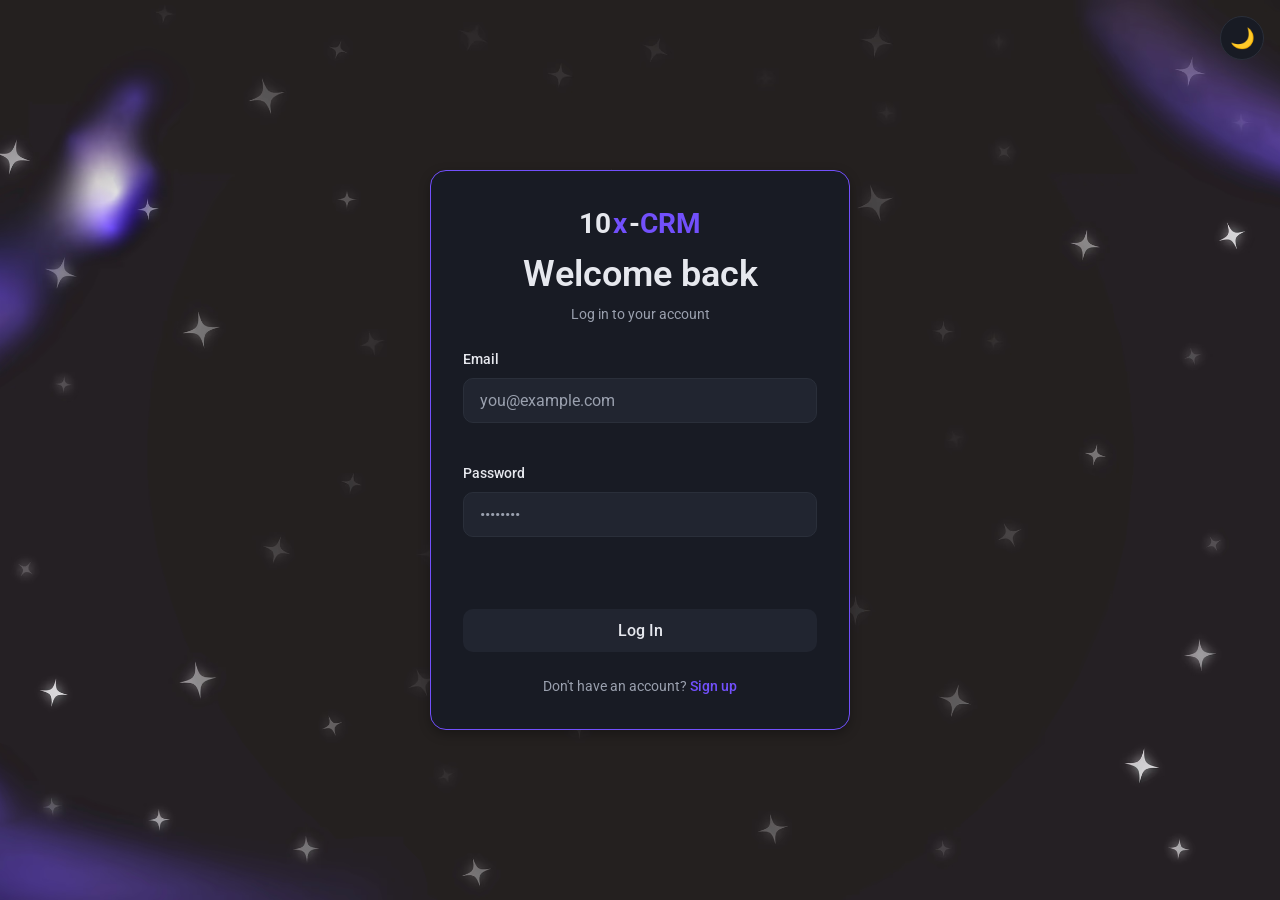
<file: index.html>
<!doctype html>
<html lang="en">
  <head>
    <meta charset="UTF-8" />
    <meta name="viewport" content="width=device-width, initial-scale=1.0" />
    <title>Log In · 10X CRM</title>
    <link rel="preconnect" href="https://fonts.googleapis.com" />
    <link rel="preconnect" href="https://fonts.gstatic.com" crossorigin />
    <link
      href="https://fonts.googleapis.com/css2?family=Press+Start+2P&family=Roboto:ital,wght@0,100..900;1,100..900&display=swap"
      rel="stylesheet"
    />
    <link rel="stylesheet" href="css/style.css" />
  </head>
  <body>
    <!-- Theme toggle,fixed top-right, appears on every page -->
    <button
      id="theme-toggle"
      class="theme-toggle theme-toggle--fixed"
      type="button"
      aria-label="Toggle dark and light theme"
    >
      🌙
    </button>



    <!--MAIN section starts here-->
    <main class="auth">
      <section class="auth-card">
        <!-- Brand -->
        <header class="auth-header">
          <a href="index.html" class="logo"
            >10<span class="logo__letter">x</span>-<span class="logo__accent">CRM</span></a
          >
          <h1 id="auth-title" class="auth-card__title">Welcome back</h1>
          <p class="auth-card__subtitle">Log in to your account</p>
        </header>

        <!-- novalidate = turn OFF browser's built-in validation so OUR JavaScript and exact error texts are in full control -->
        <form id="login-form" class="form" novalidate>
          <!-- Email field -->
          <div class="form__group">
            <label for="email" class="form__label">Email</label>
            <input
              type="email"
              id="email"
              name="email"
              class="form__input"
              placeholder="you@example.com"
              autocomplete="email"
              required
            />
            <p id="email-error" class="form__error" aria-live="polite"></p>
          </div>

          <!-- Password field -->
          <div class="form__group">
            <label for="password" class="form__label">Password</label>
            <input
              type="password"
              id="password"
              name="password"
              class="form__input"
              placeholder="••••••••"
              autocomplete="current-password"
              required
            />
            <p id="password-error" class="form__error" aria-live="polite"></p>
          </div>

          <!-- Generic pair error ("Invalid email or password") shows here -->
          <p
            id="form-error"
            class="form__error form__error--global"
            aria-live="polite"
          ></p>

          <button type="submit" class="btn btn--primary btn--block">
            Log In
          </button>
        </form>

        <!-- Switch to signup -->
        <p class="auth-card__switch">
          Don't have an account?
          <a href="signup.html" class="link">Sign up</a>
        </p>
      </section>
    </main>
    <!--MAIN section ends here-->

    <!-- Shared notification area, toasts appear here (built later) -->
    <div id="toast-container" class="toast-container" aria-live="polite"></div>
    <script type="module" src="js/login.js"></script>
  </body>
</html>
</file>
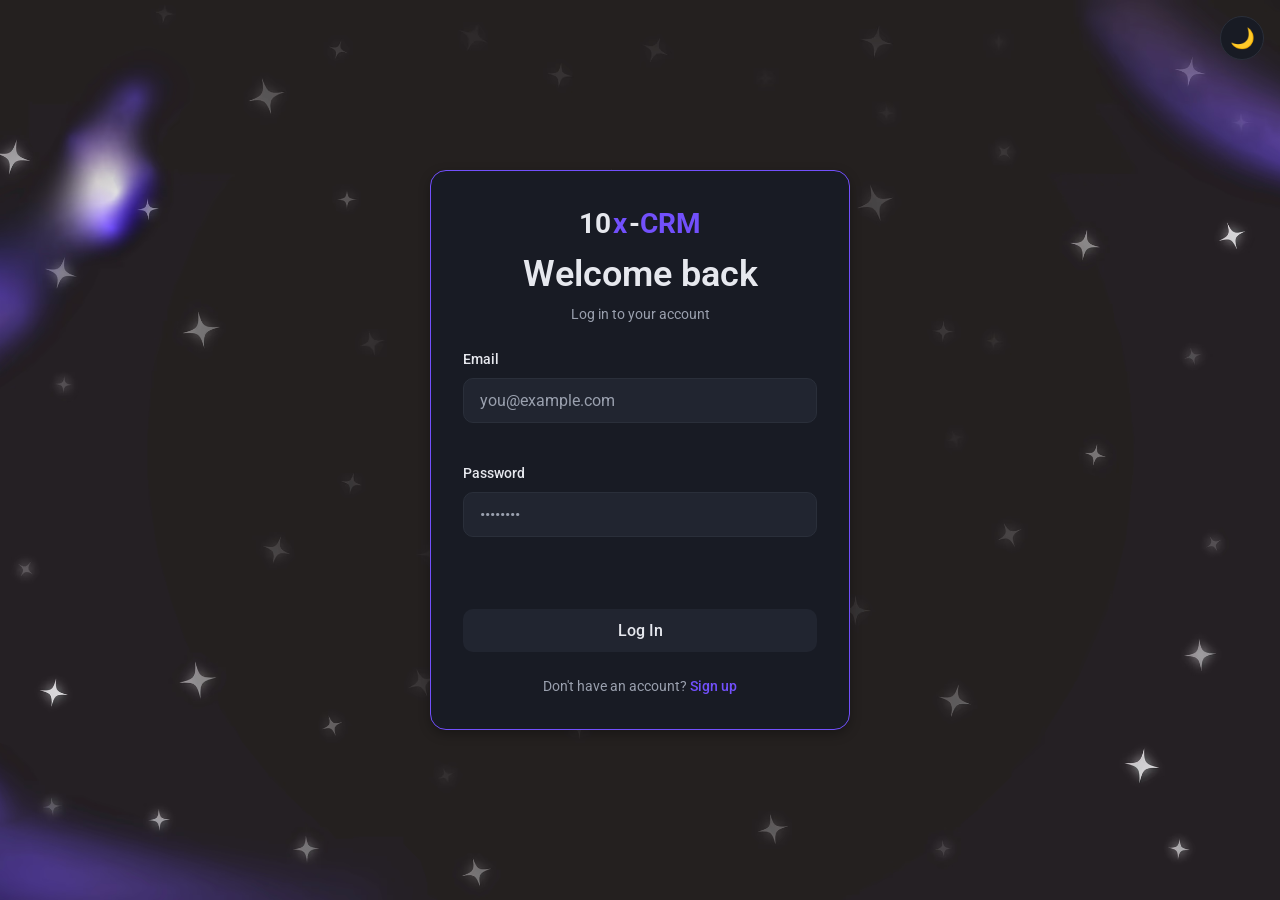
<file: clients.html>
<!DOCTYPE html>
<html lang="en">
<head>
  <meta charset="UTF-8" />
  <meta name="viewport" content="width=device-width, initial-scale=1.0" />
  <title>Clients · 10X CRM</title>
  <link rel="stylesheet" href="css/style.css" />
</head>
<body>
  <div class="app">
    <button id="menu-toggle" class="menu-toggle" type="button" aria-label="Open menu" aria-expanded="false">☰</button>
    <div id="sidebar-backdrop" class="sidebar-backdrop"></div>


    <!-- Shared sidebar (identical to dashboard) -->
    <aside class="sidebar">
      <a href="dashboard.html" class="logo">10<span class="logo__letter">x</span>-<span class="logo__accent">CRM</span></a>

      <nav class="nav" aria-label="Main navigation">
        <a href="dashboard.html" class="nav__link">Dashboard</a>
        <a href="clients.html" class="nav__link">Clients</a>
        <a href="profile.html" class="nav__link">Profile</a>
      </nav>

      <div class="sidebar__footer">
        <button id="theme-toggle" class="theme-toggle" type="button" aria-label="Toggle dark and light theme">🌙</button>
        <button id="logout-btn" class="btn btn--ghost" type="button">Log Out</button>
      </div>
    </aside>

    <main class="app__main">

      <!-- Page header -->
      <header class="page__header">
        <h1 class="page__title">Clients</h1>
        <button id="add-client-btn" class="btn btn--primary" type="button">+ Add Client</button>
      </header>

      <!-- Toolbar: search + filter chips + sort   -->
      <section class="toolbar" aria-label="Client filters">
        <input
          type="search"
          id="search-input"
          class="form__input toolbar__search"
          placeholder="Search by name or company..."
          aria-label="Search clients"
        />

        <div class="chips" role="group" aria-label="Filter by status">
          <button class="chip chip--active" type="button" data-status="All">All</button>
          <button class="chip" type="button" data-status="Lead">Lead</button>
          <button class="chip" type="button" data-status="Contacted">Contacted</button>
          <button class="chip" type="button" data-status="Won">Won</button>
          <button class="chip" type="button" data-status="Lost">Lost</button>
        </div>

        <select id="sort-select" class="form__input toolbar__sort" aria-label="Sort clients">
          <option value="newest">Newest first</option>
          <option value="name">Name A→Z</option>
          <option value="deal">Deal value: high → low</option>
        </select>
      </section>

      <!-- Clients list!!!! JS renders the cards in here -->
      <section id="clients-list" class="clients" aria-live="polite">
        <p class="clients__message">Loading clients...</p>
      </section>

    </main>
  </div>

  <!-- =============CLIENT MODAL=============== -->
   <!--all inout attributes have name= name, name=email... not to write
   all time querySelector and catch by it but to write in JS 
   form.dealValue.value-->
  <div id="add-client-modal" class="modal" hidden>
    <div class="modal__backdrop" data-close-modal></div> <!--black transparent background-->

    <div class="modal__box" role="dialog" aria-modal="true" aria-labelledby="add-client-title">
      <header class="modal__header">
        <h2 id="add-client-title" class="modal__title">Add Client</h2>
        <button class="modal__close" type="button" data-close-modal aria-label="Close dialog">✕</button>
      </header>

      <form id="add-client-form" class="form" novalidate>

        <div class="form__group">
          <label for="client-name" class="form__label">Name</label>
          <input type="text" id="client-name" name="name" class="form__input"
                 placeholder="Emily Johnson" aria-describedby="client-name-error" required />
          <p id="client-name-error" class="form__error" aria-live="polite"></p>
        </div>

        <div class="form__group">
          <label for="client-email" class="form__label">Email</label>
          <input type="email" id="client-email" name="email" class="form__input"
                 placeholder="emily@company.com" aria-describedby="client-email-error" required />
          <p id="client-email-error" class="form__error" aria-live="polite"></p>
        </div>

        <div class="form__group">
          <label for="client-phone" class="form__label">Phone</label>
          <input type="tel" id="client-phone" name="phone" class="form__input"
                 placeholder="+995 555 123 456" aria-describedby="client-phone-error" />
          <p id="client-phone-error" class="form__error" aria-live="polite"></p>
        </div>

        <div class="form__group">
          <label for="client-company" class="form__label">Company</label>
          <input type="text" id="client-company" name="company" class="form__input"
                 placeholder="Company (optional)" />
        </div>

        <div class="form__group">
          <label for="client-deal" class="form__label">Deal Value ($)</label>
          <input type="number" id="client-deal" name="dealValue" class="form__input"
                 placeholder="5000" aria-describedby="client-deal-error" required />
          <p id="client-deal-error" class="form__error" aria-live="polite"></p>
        </div>

        <div class="form__group">
          <label for="client-status" class="form__label">Status</label>
          <select id="client-status" name="status" class="form__input">
            <option value="Lead" selected>Lead</option>
            <option value="Contacted">Contacted</option>
            <option value="Won">Won</option>
            <option value="Lost">Lost</option>
          </select>
        </div>

        <button type="submit" class="btn btn--primary btn--block">Add Client</button>
      </form>
    </div>
  </div>

  <!-- =================== Client details modal ==================== -->
<div id="details-modal" class="modal" hidden>
  <div class="modal__backdrop" data-close-modal></div>

  <div class="modal__box" role="dialog" aria-modal="true" aria-labelledby="details-title">
    <header class="modal__header">
      <h2 id="details-title" class="modal__title">Client Details</h2>
      <button class="modal__close" type="button" data-close-modal aria-label="Close dialog">✕</button>
    </header>

    <div class="details">
      <div class="details__head">
        <img id="details-avatar" class="details__avatar" src="" alt="" />
        <div>
          <p id="details-name" class="details__name"></p>
          <p id="details-company" class="details__company"></p>
        </div>
      </div>

      <dl class="details__list">
        <div><dt>Email</dt><dd id="details-email"></dd></div>
        <div><dt>Phone</dt><dd id="details-phone"></dd></div>
        <div><dt>Status</dt><dd id="details-status"></dd></div>
        <div><dt>Deal Value</dt><dd id="details-deal"></dd></div>
        <div><dt>Client since</dt><dd id="details-since"></dd></div>
      </dl>

      <section class="notes">
        <h3 class="notes__title">Notes</h3>
        <ul id="notes-list" class="notes__list"></ul>

        <form id="note-form" class="notes__form" novalidate>
          <input type="text" id="note-input" class="form__input" placeholder="Add a note..." />
          <button type="submit" class="btn btn--primary">Add note</button>
        </form>

        <button id="remind-btn" class="btn btn--ghost" type="button">Remind me in 1 min</button>
      </section>
    </div>
  </div>
</div>


  <div id="toast-container" class="toast-container" aria-live="polite"></div>
  <script type="module" src="js/clients.js"></script>
</body>
</html>
</file>
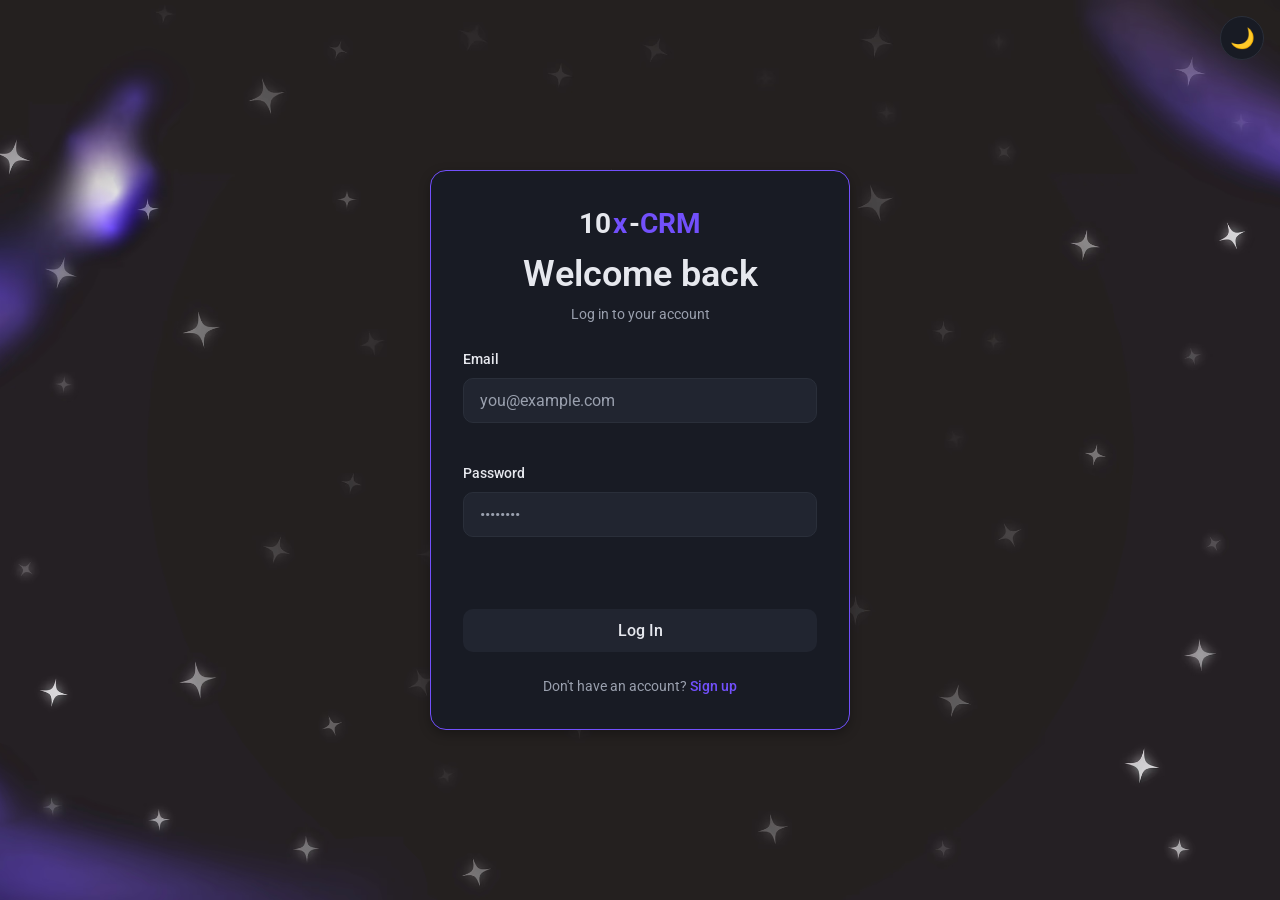
<file: dashboard.html>
<!DOCTYPE html>
<html lang="en">
<head>
  <meta charset="UTF-8" />
  <meta name="viewport" content="width=device-width, initial-scale=1.0" />
  <title>Dashboard · 10X CRM</title>
  <link rel="stylesheet" href="css/style.css" />
</head>
<body>
  <div class="app">
    <button id="menu-toggle" class="menu-toggle" type="button" aria-label="Open menu" aria-expanded="false">☰</button>
    <div id="sidebar-backdrop" class="sidebar-backdrop"></div>


    <aside class="sidebar">
      <a href="dashboard.html" class="logo">10<span class="logo__letter">x</span>-<span class="logo__accent">CRM</span></a>
      <nav class="nav" aria-label="Main navigation">
        <a href="dashboard.html" class="nav__link">Dashboard</a>
        <a href="clients.html" class="nav__link">Clients</a>
        <a href="profile.html" class="nav__link">Profile</a>
      </nav>
      <div class="sidebar__footer">
        <button id="theme-toggle" class="theme-toggle" type="button" aria-label="Toggle dark and light theme">🌙</button>
        <button id="logout-btn" class="btn btn--ghost" type="button">Log Out</button>
      </div>
    </aside>

    <main class="app__main">

      <!-- Greeting + live clock -->
      <header class="dashboard__header">
        <h1 class="page__title" id="greeting">Welcome back!</h1>
        <p class="dashboard__date" id="clock"></p>
      </header>

      <!-- 4 stat cards -->
      <section class="stats" aria-label="Key statistics">
        <article class="stat-card">
          <p class="stat-card__label">Total Clients</p>
          <p class="stat-card__value" id="stat-total">0</p>
        </article>
        <article class="stat-card">
          <p class="stat-card__label">Active Deals</p>
          <p class="stat-card__value" id="stat-active">0</p>
        </article>
        <article class="stat-card">
          <p class="stat-card__label">Won Revenue</p>
          <p class="stat-card__value" id="stat-revenue">$0</p>
        </article>
        <article class="stat-card">
          <p class="stat-card__label">New This Week</p>
          <p class="stat-card__value" id="stat-new">0</p>
        </article>
      </section>

      <!-- Pipeline overview -->
      <section class="panel" aria-label="Pipeline overview">
        <h2 class="panel__title">Pipeline Overview</h2>
        <div class="pipeline">
          <div class="pipeline__item"><span class="badge badge--lead">Lead</span><span class="pipeline__count" id="pipe-lead">0</span></div>
          <div class="pipeline__item"><span class="badge badge--contacted">Contacted</span><span class="pipeline__count" id="pipe-contacted">0</span></div>
          <div class="pipeline__item"><span class="badge badge--won">Won</span><span class="pipeline__count" id="pipe-won">0</span></div>
          <div class="pipeline__item"><span class="badge badge--lost">Lost</span><span class="pipeline__count" id="pipe-lost">0</span></div>
        </div>
      </section>

      <!-- Recent clients -->
      <section class="panel" aria-label="Recent clients">
        <div class="panel__head">
          <h2 class="panel__title">Recent Clients</h2>
          <a href="clients.html" class="link">View all clients →</a>
        </div>
        <ul id="recent-list" class="recent"></ul>
      </section>

    </main>
  </div>

  <div id="toast-container" class="toast-container" aria-live="polite"></div>
  <script type="module" src="js/dashboard.js"></script>
</body>
</html>
</file>
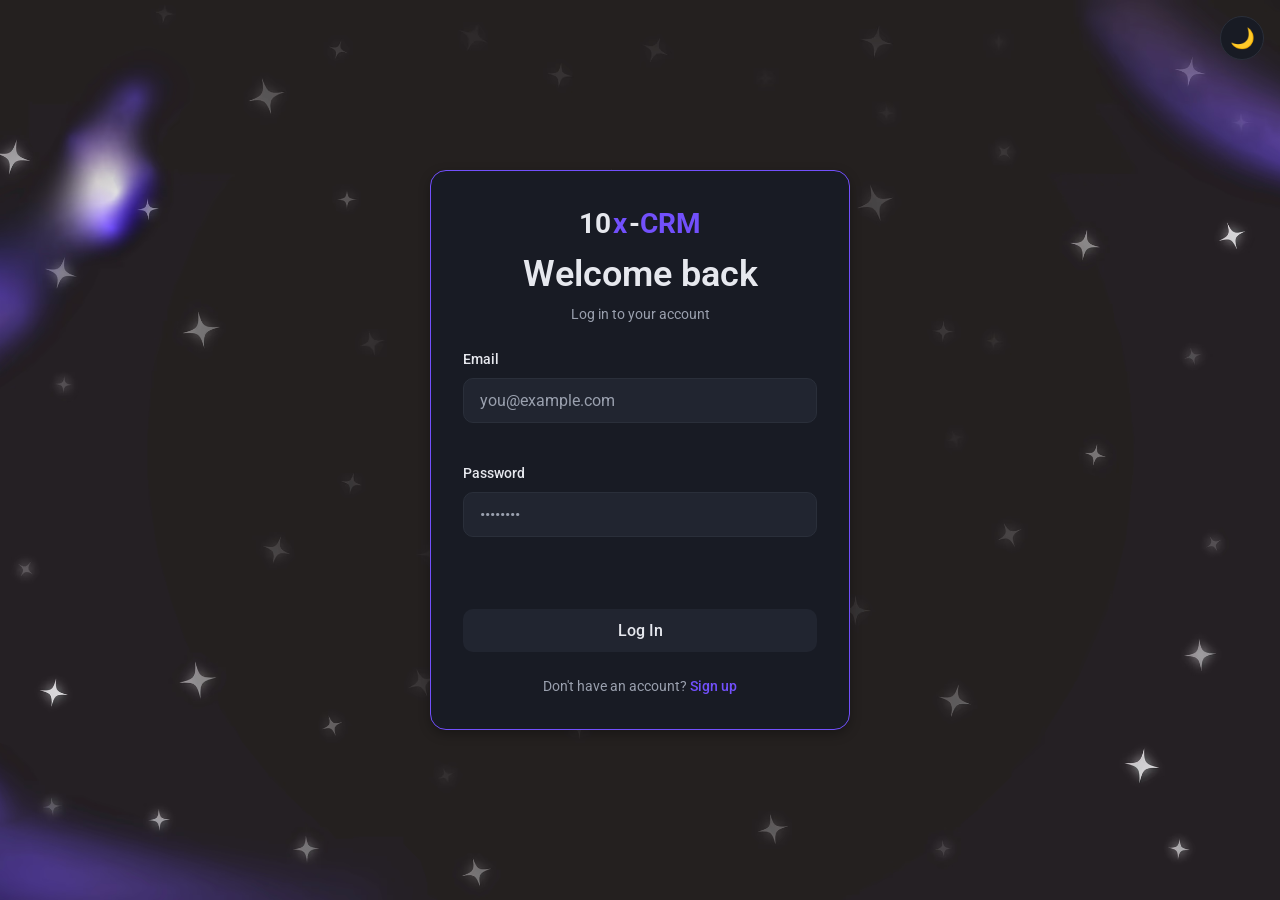
<file: profile.html>
<!DOCTYPE html>
<html lang="en">
<head>
  <meta charset="UTF-8" />
  <meta name="viewport" content="width=device-width, initial-scale=1.0" />
  <title>Profile · 10X CRM</title>
  <link rel="stylesheet" href="css/style.css" />
</head>
<body>
  <div class="app">
    <button id="menu-toggle" class="menu-toggle" type="button" aria-label="Open menu" aria-expanded="false">☰</button>
    <div id="sidebar-backdrop" class="sidebar-backdrop"></div>


    <aside class="sidebar">
      <a href="dashboard.html" class="logo">10<span class="logo__letter">x</span>-<span class="logo__accent">CRM</span></a>
      <nav class="nav" aria-label="Main navigation">
        <a href="dashboard.html" class="nav__link">Dashboard</a>
        <a href="clients.html" class="nav__link">Clients</a>
        <a href="profile.html" class="nav__link">Profile</a>
      </nav>
      <div class="sidebar__footer">
        <button id="theme-toggle" class="theme-toggle" type="button" aria-label="Toggle dark and light theme">🌙</button>
        <button id="logout-btn" class="btn btn--ghost" type="button">Log Out</button>
      </div>
    </aside>

    <main class="app__main profile-page">
      <div class="profile-layout">

        <div class="profile-content">
         <h1 class="page__title">Profile</h1>

      <!-- Info block -->
      <section class="panel profile__info">
        <div class="profile__avatar" id="profile-initials">--</div>
        <div>
          <p class="profile__name" id="profile-name"></p>
          <p class="profile__meta" id="profile-email"></p>
          <p class="profile__meta" id="profile-company"></p>
          <p class="profile__meta" id="profile-since"></p>
        </div>
      </section>

      <!-- Edit profile -->
      <section class="panel colored-panel">
        <h2 class="panel__title">Edit Profile</h2>
        <form id="profile-form" class="form" novalidate>
          <div class="form__group">
            <label for="edit-name" class="form__label">Full Name</label>
            <input type="text" id="edit-name" name="fullName" class="form__input" aria-describedby="edit-name-error" required />
            <p id="edit-name-error" class="form__error" aria-live="polite"></p>
          </div>
          <div class="form__group">
            <label for="edit-company" class="form__label">Company</label>
            <input type="text" id="edit-company" name="company" class="form__input" placeholder="Company (optional)" />
          </div>
          <button type="submit" class="btn btn--primary">Save Changes</button>
        </form>
      </section>

      <!-- Change password -->
      <section class="panel colored-ps">
        <h2 class="panel__title">Change Password</h2>
        <form id="password-form" class="form" novalidate>
          <div class="form__group">
            <label for="current-password" class="form__label">Current Password</label>
            <input type="password" id="current-password" name="currentPassword" class="form__input" autocomplete="current-password" aria-describedby="current-password-error" required />
            <p id="current-password-error" class="form__error" aria-live="polite"></p>
          </div>
          <div class="form__group">
            <label for="new-password" class="form__label">New Password</label>
            <input type="password" id="new-password" name="newPassword" class="form__input" autocomplete="new-password" aria-describedby="new-password-error" required />
            <p id="new-password-error" class="form__error" aria-live="polite"></p>
          </div>
          <div class="form__group">
            <label for="confirm-new-password" class="form__label">Confirm New Password</label>
            <input type="password" id="confirm-new-password" name="confirmNewPassword" class="form__input" autocomplete="new-password" aria-describedby="confirm-new-password-error" required />
            <p id="confirm-new-password-error" class="form__error" aria-live="polite"></p>
          </div>
          <button type="submit" class="btn btn--primary">Change Password</button>
        </form>
      </section>

      <!-- Data management -->
      <section class="panel">
        <h2 class="panel__title">Data Management</h2>
        <p class="profile__meta">Reset the client base back to the original 30 from the API. Your account is not affected.</p>
        <button id="reset-data-btn" class="btn btn--ghost" type="button">Reset CRM Data</button>
      </section>
</div>
      <!--RIGHT SIDE IMAGE-->
       <aside class="profile-aside">
      <img src="images/ast.avif" alt="" class="profile-illustration" />
    </aside>

      </div>
     
    </main>
  </div>

  <div id="toast-container" class="toast-container" aria-live="polite"></div>
  <script type="module" src="js/profile.js"></script>
</body>
</html>
</file>
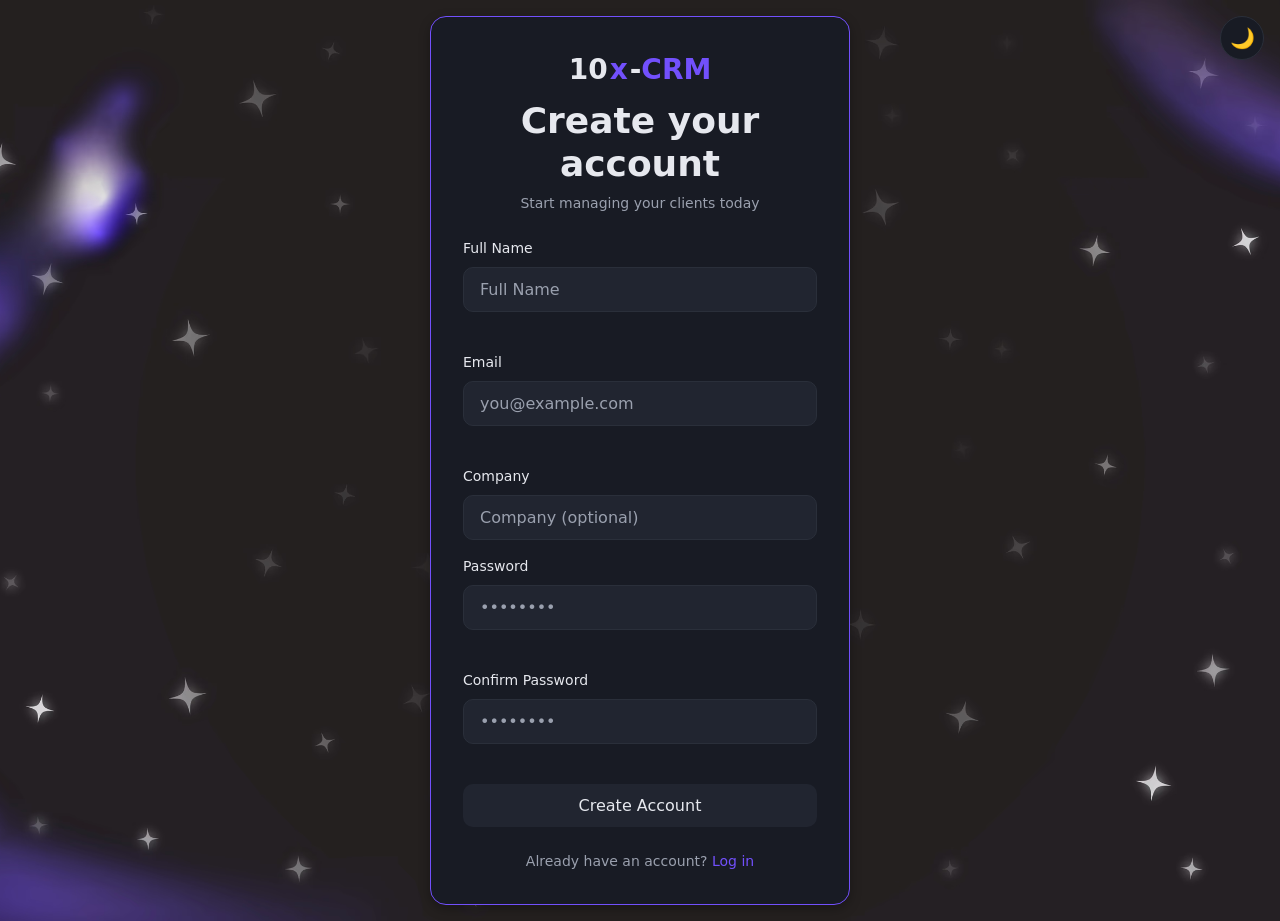
<file: signup.html>
<!doctype html>
<html lang="en">
  <head>
    <meta charset="UTF-8" />
    <meta name="viewport" content="width=device-width, initial-scale=1.0" />
    <title>Sign Up · 10X CRM</title>
    <link rel="stylesheet" href="css/style.css" />
  </head>
  <body>
    <!-- Theme toggle,fixed top-right, appears on every page -->
    <button
      id="theme-toggle"
      class="theme-toggle theme-toggle--fixed"
      type="button"
      aria-label="Toggle dark and light theme"
    >
      🌙
    </button>

    <main class="auth">
      <section class="auth-card">
        <!--აქ შესამოწმებელი მაქვს საინაფდან მინდა თუ არა ლოგოს გადამისამართებბა??-->
        <header class="auth-header">
           <a href="index.html" class="logo"
            >10<span class="logo__letter">x</span>-<span class="logo__accent">CRM</span></a
          >
          <h1 class="auth-card__title">Create your account</h1>
          <p class="auth-card__subtitle">Start managing your clients today</p>
        </header>

        <!-- novalidate = turn OFF browser's built-in validation so OUR JavaScript and exact error texts are in full control -->
        <form id="signup-form" class="form" novalidate>
          <!-- FULL NAME -->
          <div class="form__group">
            <label for="full-name" class="form__label">Full Name</label>
            <input
              type="text"
              id="full-name"
              name="fullName"
              class="form__input"
              placeholder="Full Name"
              autocomplete="name"
              aria-describedby="full-name-error"
              required
            />
            <p id="full-name-error" class="form__error" aria-live="polite"></p>
          </div>

          <!-- EMAIL -->
          <div class="form__group">
            <label for="email" class="form__label">Email</label>
            <input
              type="email"
              id="email"
              name="email"
              class="form__input"
              placeholder="you@example.com"
              autocomplete="email"
              aria-describedby="email-error"
              required
            />
            <p id="email-error" class="form__error" aria-live="polite"></p>
          </div>

          <!-- COMPANY -->
          <div class="form__group">
            <label for="company" class="form__label">Company</label>
            <input
              type="text"
              id="company"
              name="company"
              class="form__input"
              placeholder="Company (optional)"
              autocomplete="organization"
            />
          </div>

          <!-- PASSWORD -->
          <div class="form__group">
            <label for="password" class="form__label">Password</label>
            <input
              type="password"
              id="password"
              name="password"
              class="form__input"
              placeholder="••••••••"
              autocomplete="new-password"
              aria-describedby="password-error"
              required
            />
            <p id="password-error" class="form__error" aria-live="polite"></p>
          </div>

          <!-- Confirm Password -->
          <div class="form__group">
            <label for="confirm-password" class="form__label"
              >Confirm Password</label
            >
            <input
              type="password"
              id="confirm-password"
              name="confirmPassword"
              class="form__input"
              placeholder="••••••••"
              autocomplete="new-password"
              aria-describedby="confirm-password-error"
              required
            />
            <p
              id="confirm-password-error"
              class="form__error"
              aria-live="polite"
            ></p>
          </div>

          <button type="submit" class="btn btn--primary btn--block">
            Create Account
          </button>
        </form>

        <p class="auth-card__switch">
          Already have an account?
          <a href="index.html" class="link">Log in</a>
        </p>
      </section>
    </main>

    <!-- Success toast ("Account created successfully! Please log in.") appears here -->
    <div id="toast-container" class="toast-container" aria-live="polite"></div>

    <script type="module" src="js/signup.js"></script>
  </body>
</html>
</file>
<file: css/style.css>
*,
*::before,
*::after {
  box-sizing: border-box;
  margin: 0;
  padding: 0;
}

ul, ol {
  list-style-type: none;
}

html {
  font-size: 62.5%;
  -webkit-text-size-adjust: 100%;
  text-size-adjust: 100%;
}

img {
  display: block;
  max-width: 100%;
}

a {
  text-decoration: none;
  color: inherit;
}

button {
  cursor: pointer;
  background-color: transparent;
  border: none;
}

label {
  cursor: pointer;
  font: inherit;
}

:root {
  --accent: rgb(114, 80, 252);
  --accent-hover: rgb(81.6808988764, 39.8876404494, 251.3123595506);
  --accent-2: rgb(9, 198, 184);
  --pink: rgb(218, 37, 137);
  --accent-contrast: #ffffff;
  --lead: rgb(218, 37, 137);
  --contacted: rgb(186, 174, 67);
  --won: rgb(9, 198, 184);
  --lost: rgb(206, 42, 76);
  --success: #22c55e;
  --danger: #ef4444;
  --bg: #0f1117;
  --surface: #181b24;
  --surface-2: #212530;
  --border: #2a2f3a;
  --text: #e6e8ee;
  --text-muted: #9aa0ae;
  --shadow: 0 4px 12px rgba(0, 0, 0, 0.3);
}

body.light {
  --bg: #f5f6f8;
  --surface: #ffffff;
  --surface-2: #f0f1f4;
  --border: #e2e5ea;
  --text: #1a1d24;
  --text-muted: #5c6270;
  --shadow: 0 4px 12px rgba(0, 0, 0, 0.08);
}

body {
  min-height: 100vh;
  font-family: "Roboto", system-ui, sans-serif;
  font-size: 1.6rem;
  line-height: 1.5;
  background-color: var(--bg);
  color: var(--text);
  transition: background-color 0.2s ease, color 0.2s ease;
}

h1, h2, h3 {
  line-height: 1.2;
  font-weight: 600;
}

.badge {
  display: inline-block;
  padding: 0.4rem 1.2rem;
  border-radius: 999px;
  font-size: 1.2rem;
  font-weight: 600;
  color: #fff;
  text-align: center;
  max-width: 10rem;
}
.badge--lead {
  background-color: var(--lead);
}
.badge--contacted {
  background-color: var(--contacted);
}
.badge--won {
  background-color: var(--won);
}
.badge--lost {
  background-color: var(--lost);
}

.btn {
  display: inline-flex;
  align-items: center;
  justify-content: center;
  gap: 0.8rem;
  padding: 1.2rem 2.4rem;
  border-radius: 1rem;
  font-size: 1.6rem;
  font-weight: 500;
  font-family: inherit;
  position: relative;
  overflow: hidden;
  z-index: 1;
  transition: transform 0.2s ease, color 0.2s ease;
}
.btn::before {
  content: "";
  position: absolute;
  top: 0;
  left: 0;
  width: 100%;
  height: 100%;
  background-color: var(--accent);
  transform: scaleX(0);
  transform-origin: left;
  transition: transform 0.4s ease;
  z-index: -1;
}
.btn--primary {
  background-color: var(--surface-2);
  color: var(--text);
}
.btn--primary:hover {
  color: var(--accent-contrast);
}
.btn--primary:hover::before {
  transform: scaleX(1);
}
.btn--primary:active {
  transform: translateY(0.1rem);
}
.btn--block {
  width: 100%;
}
.btn--ghost {
  background-color: transparent;
  border: 0.1rem solid var(--border);
  color: var(--text);
}
.btn--ghost:hover {
  background-color: var(--surface-2);
}

.client-card {
  padding: 1.6rem;
  background-color: var(--surface);
  border: 0.1rem solid var(--border);
  border-radius: 1.6rem;
  box-shadow: var(--shadow);
  cursor: pointer;
  transition: transform 0.2s ease, border-color 0.2s ease;
  display: flex;
  flex-direction: column;
  gap: 1.2rem;
}
.client-card:hover {
  transform: translateY(-0.3rem);
  border-color: var(--accent);
}

.client-card__top {
  display: flex;
  align-items: center;
  gap: 1.2rem;
}

.client-card__avatar {
  width: 4.8rem;
  height: 4.8rem;
  border-radius: 999px;
  object-fit: cover;
  background-color: var(--surface-2);
  flex-shrink: 0;
}

.client-card__name {
  font-size: 1.6rem;
  font-weight: 600;
}

.client-card__company,
.client-card__email {
  font-size: 1.4rem;
  color: var(--text-muted);
  word-break: break-word;
}

.client-card__status {
  padding: 0.8rem 1.2rem;
  border-radius: 1rem;
  border: 0.1rem solid var(--border);
  background-color: var(--surface-2);
  color: var(--text);
  font-size: 1.2rem;
  font-family: inherit;
  cursor: pointer;
}

.client-card__footer {
  display: flex;
  justify-content: space-between;
  align-items: center;
  gap: 1.2rem;
  margin-top: auto;
  padding-top: 1.2rem;
  border-top: 0.1rem solid var(--border);
}

.client-card__deal {
  font-weight: 700;
}

.client-card__delete {
  font-size: 2rem;
  line-height: 1;
  opacity: 0.7;
  transition: opacity 0.2s ease, transform 0.2s ease;
  color: rgb(218, 37, 137);
}
.client-card__delete:hover {
  opacity: 1;
  transform: scale(1.1);
}

.form {
  display: flex;
  flex-direction: column;
  gap: 1.6rem;
}

.form__group {
  display: flex;
  flex-direction: column;
  gap: 0.8rem;
}

.form__label {
  font-size: 1.4rem;
  font-weight: 500;
}

.form__input {
  padding: 1.2rem 1.6rem;
  font-size: 1.6rem;
  font-family: inherit;
  color: var(--text);
  background-color: var(--surface-2);
  border: 1px solid var(--border);
  border-radius: 1rem;
  transition: border-color 0.2s ease, box-shadow 0.2s ease;
}
.form__input::placeholder {
  color: var(--text-muted);
}
.form__input:focus {
  outline: none;
  border-color: var(--accent);
  box-shadow: 0 0 0 3px rgba(114, 80, 252, 0.25);
}

.form__input.input-error {
  border-color: var(--danger);
}

.form__error {
  font-size: 1.2rem;
  color: var(--danger);
  min-height: 1.6rem;
}

.form__error--global {
  text-align: center;
}

.theme-toggle {
  width: 4.4rem;
  height: 4.4rem;
  border-radius: 999px;
  font-size: 2rem;
  background-color: var(--surface);
  border: 1px solid var(--border);
  color: var(--text);
  display: flex;
  justify-content: center;
  align-items: center;
  transition: transform 0.2s ease, background-color 0.2s ease;
}
.theme-toggle:hover {
  transform: scale(1.05);
}
.theme-toggle--fixed {
  position: fixed;
  top: 1.6rem;
  right: 1.6rem;
  z-index: 100;
}

.toast-container {
  position: fixed;
  bottom: 2.4rem;
  right: 2.4rem;
  z-index: 200;
  display: flex;
  flex-direction: column;
  gap: 1.2rem;
}

.toast {
  min-width: 28rem;
  padding: 1.2rem 1.6rem;
  border-radius: 1rem;
  color: #fff;
  font-size: 1.4rem;
  box-shadow: var(--shadow);
  display: flex;
  justify-content: space-between;
  align-items: center;
  gap: 1.2rem;
}
.toast--success {
  background-color: var(--success);
}
.toast--error {
  background-color: var(--danger);
}
.toast__close {
  color: inherit;
  font-size: 1.6rem;
  line-height: 1;
  opacity: 0.8;
}
.toast__close:hover {
  opacity: 1;
}

.modal {
  position: fixed;
  inset: 0;
  z-index: 300;
  padding: 1.6rem;
  display: flex;
  justify-content: center;
  align-items: center;
}

.modal[hidden] {
  display: none;
}

.modal__backdrop {
  position: absolute;
  inset: 0;
  background-color: rgba(0, 0, 0, 0.6);
}

.modal__box {
  position: relative;
  width: 100%;
  max-width: 48rem;
  max-height: 90vh;
  overflow-y: auto;
  padding: 2.4rem;
  background-color: var(--surface);
  border: 0.1rem solid var(--border);
  border-radius: 1.6rem;
  box-shadow: var(--shadow);
  display: flex;
  flex-direction: column;
  gap: 1.6rem;
}

.modal__header {
  display: flex;
  justify-content: space-between;
  align-items: center;
  gap: 1.2rem;
}

.modal__title {
  font-size: 2.8rem;
}

.modal__close {
  font-size: 2rem;
  line-height: 1;
  color: var(--text-muted);
  transition: color 0.2s ease;
}
.modal__close:hover {
  color: var(--text);
}

.details {
  display: flex;
  flex-direction: column;
  gap: 1.6rem;
}

.details__head {
  display: flex;
  align-items: center;
  gap: 1.2rem;
}

.details__avatar {
  width: 6.4rem;
  height: 6.4rem;
  border-radius: 999px;
  object-fit: cover;
}

.details__name {
  font-size: 2rem;
  font-weight: 600;
}

.details__company {
  font-size: 1.4rem;
  color: var(--text-muted);
}

.details__list {
  display: flex;
  flex-direction: column;
}

.details__list > div {
  display: flex;
  justify-content: space-between;
  gap: 1.2rem;
  padding: 0.8rem 0;
  border-bottom: 0.1rem solid var(--border);
  font-size: 1.4rem;
}

.details__list dt {
  color: var(--text-muted);
}

.notes__title {
  font-size: 1.6rem;
  margin-bottom: 1.2rem;
}

.notes__list {
  display: flex;
  flex-direction: column;
  gap: 0.8rem;
  margin-bottom: 1.2rem;
}

.notes__item {
  padding: 1.2rem;
  background-color: var(--surface-2);
  border-radius: 1rem;
  font-size: 1.4rem;
}

.notes__date {
  display: block;
  margin-top: 0.4rem;
  font-size: 1.2rem;
  color: var(--text-muted);
}

.notes__empty {
  font-size: 1.4rem;
  color: var(--text-muted);
}

.notes__form {
  display: flex;
  gap: 0.8rem;
  margin-bottom: 1.2rem;
}
.notes__form .form__input {
  flex: 1;
}

.nav {
  display: flex;
  flex-direction: column;
  gap: 0.8rem;
}

.nav__link {
  padding: 1.2rem 1.6rem;
  border-radius: 1rem;
  color: var(--text-muted);
  font-weight: 500;
  transition: background-color 0.2s ease, color 0.2s ease;
}
.nav__link:hover {
  background-color: var(--surface-2);
  color: var(--text);
}
.nav__link--active {
  background-color: var(--accent);
  color: var(--accent-contrast);
}

.app {
  display: grid;
  grid-template-columns: 24rem 1fr;
  min-height: 100vh;
}

.sidebar {
  position: sticky;
  top: 0;
  height: 100vh;
  padding: 2.4rem 1.6rem;
  background-color: var(--surface);
  border-right: 0.1rem solid var(--border);
  display: flex;
  flex-direction: column;
  gap: 3.2rem;
}

.sidebar__footer {
  margin-top: auto;
  display: flex;
  flex-direction: column;
  gap: 1.2rem;
}

.app__main {
  padding: 3.2rem;
}

.page__title {
  font-size: 3.6rem;
  margin-bottom: 2.4rem;
  width: fit-content;
  background: linear-gradient(135deg, rgb(114, 80, 252), rgb(218, 37, 137));
  -webkit-background-clip: text;
  background-clip: text;
  -webkit-text-fill-color: transparent;
  color: transparent;
}

.menu-toggle {
  display: none;
  position: fixed;
  top: 1.6rem;
  left: 1.6rem;
  z-index: 500;
  width: 4.4rem;
  height: 4.4rem;
  border-radius: 1rem;
  background-color: var(--surface);
  border: 0.1rem solid var(--border);
  color: var(--text);
  font-size: 2rem;
  align-items: center;
  justify-content: center;
}

.sidebar-backdrop {
  display: none;
  position: fixed;
  inset: 0;
  z-index: 350;
  background-color: rgba(0, 0, 0, 0.5);
}

@media (max-width: 768px) {
  .app {
    grid-template-columns: 1fr;
  }
  .menu-toggle {
    display: flex;
  }
  .sidebar {
    position: fixed;
    top: 0;
    left: 0;
    width: 24rem;
    height: 100vh;
    padding-top: 7rem;
    transform: translateX(-100%);
    transition: transform 0.2s ease;
    z-index: 400;
  }
  .sidebar--open {
    transform: translateX(0);
  }
  .sidebar-backdrop--visible {
    display: block;
  }
  .app__main {
    padding: 1.6rem;
    padding-top: 7rem;
  }
}
.auth {
  min-height: 100vh;
  display: flex;
  justify-content: center;
  align-items: center;
  padding: 1.6rem;
  background-image: url("../images/10x.avif");
  background-size: cover;
  background-position: center;
  background-repeat: no-repeat;
}

.auth-card {
  width: clamp(28rem, 90vw, 42rem);
  padding: 3.2rem;
  background-color: var(--surface);
  border: 0.1rem solid rgb(114, 80, 252);
  border-radius: 1.6rem;
  box-shadow: var(--shadow);
  display: flex;
  flex-direction: column;
  gap: 2.4rem;
}

.auth-header {
  text-align: center;
  display: flex;
  align-items: center;
  flex-direction: column;
  gap: 0.8rem;
}

.logo {
  font-size: 2.8rem;
  font-weight: 700;
}
.logo__letter {
  display: inline-block;
  transform-origin: center;
  animation: pulseAndPause 3s infinite ease-in-out;
  margin: 0 0.2rem;
  color: rgb(114, 80, 252);
}
.logo__accent {
  color: var(--accent);
}

.auth-card__title {
  font-size: 3.6rem;
}

.auth-card__subtitle {
  font-size: 1.4rem;
  color: var(--text-muted);
}

.auth-card__switch {
  text-align: center;
  font-size: 1.4rem;
  color: var(--text-muted);
}

.link {
  color: var(--accent);
  font-weight: 500;
}
.link:hover {
  text-decoration: underline;
}

.letter {
  display: inline-block;
  opacity: 0;
  animation: letterFadeIn 0.5s ease forwards;
}

@keyframes letterFadeIn {
  from {
    opacity: 0;
    transform: translateY(0.8rem);
  }
  to {
    opacity: 1;
    transform: translateY(0);
  }
}
@keyframes pulseAndPause {
  0%, 100% {
    transform: scale(1);
  }
  15% {
    transform: scale(1.3);
  }
  30% {
    transform: scale(1);
  }
}
@media (max-width: 768px) {
  .page__header .page__header {
    flex-wrap: wrap;
  }
}
.page__header {
  display: flex;
  justify-content: space-between;
  align-items: center;
  gap: 1.6rem;
  margin-bottom: 2.4rem;
}
.page__header .page__title {
  margin-bottom: 0;
}

.toolbar {
  display: flex;
  align-items: center;
  flex-wrap: wrap;
  gap: 1.2rem;
  margin-bottom: 2.4rem;
}

.toolbar__search {
  flex: 1 1 24rem;
}

.toolbar__sort {
  flex: 0 0 auto;
  appearance: none;
  -webkit-appearance: none;
  padding-right: 3.2rem;
}

.chips {
  display: flex;
  flex-wrap: wrap;
  gap: 0.8rem;
}

.chip {
  padding: 0.8rem 1.6rem;
  border-radius: 999px;
  border: 0.1rem solid var(--border);
  background-color: var(--surface);
  color: var(--text-muted);
  font-size: 1.4rem;
  font-weight: 500;
  transition: background-color 0.2s ease, color 0.2s ease, border-color 0.2s ease;
}
.chip:hover {
  color: var(--text);
  border-color: var(--accent);
}
.chip--active {
  background-color: var(--accent);
  border-color: var(--accent);
  color: var(--accent-contrast);
}

.clients {
  display: grid;
  grid-template-columns: repeat(auto-fill, minmax(28rem, 1fr));
  gap: 1.6rem;
}

.clients__message {
  grid-column: 1/-1;
  padding: 3.2rem;
  text-align: center;
  color: var(--text-muted);
}

.dashboard__header {
  margin-bottom: 2.4rem;
}

.dashboard__date {
  margin-top: 0.4rem;
  font-size: 1.4rem;
  color: var(--text-muted);
}

.stats {
  display: grid;
  grid-template-columns: repeat(auto-fit, minmax(20rem, 1fr));
  gap: 1.6rem;
  margin-bottom: 2.4rem;
}

.stat-card {
  padding: 2.4rem;
  background-color: var(--surface);
  border: 0.1rem solid var(--border);
  border-radius: 1.6rem;
  box-shadow: var(--shadow);
  backdrop-filter: blur(1rem);
  transition: all 0.4s cubic-bezier(0.4, 0, 0.2, 1);
}
.stat-card:hover {
  transform: translateY(-0.6rem);
  border-color: rgb(9, 198, 184);
  box-shadow: 0 1rem 2rem rgba(9, 198, 184, 0.2);
}

.stat-card__label {
  margin-bottom: 0.8rem;
  font-size: 1.4rem;
  color: var(--text-muted);
}

.stat-card__value {
  font-size: 3.6rem;
  font-weight: 700;
}

.panel {
  padding: 2.4rem;
  margin-bottom: 2.4rem;
  background-color: var(--surface);
  border: 0.1rem solid var(--border);
  border-radius: 1.6rem;
}

.panel__head {
  display: flex;
  justify-content: space-between;
  align-items: center;
  margin-bottom: 1.6rem;
}

.panel__title {
  font-size: 2rem;
  padding-bottom: 1rem;
}

.pipeline {
  display: grid;
  grid-template-columns: repeat(auto-fit, minmax(14rem, 1fr));
  gap: 1.2rem;
}

.pipeline__item {
  display: flex;
  justify-content: space-between;
  align-items: center;
  padding: 1.2rem 1.6rem;
  background-color: var(--surface-2);
  border-radius: 1rem;
}

.pipeline__count {
  font-size: 2rem;
  font-weight: 700;
}

.recent {
  display: flex;
  flex-direction: column;
}

.recent__item {
  display: flex;
  align-items: center;
  gap: 1.2rem;
  padding: 1.2rem 0;
  border-bottom: 0.1rem solid var(--border);
}
.recent__item:last-child {
  border-bottom: none;
}

.recent__info {
  flex: 1;
}

.recent__name {
  font-weight: 500;
}

.recent__company {
  font-size: 1.4rem;
  color: var(--text-muted);
}

.recent__date {
  font-size: 1.4rem;
  color: var(--text-muted);
}

.recent__empty {
  padding: 1.2rem 0;
  color: var(--text-muted);
}

.profile-page {
  max-width: 92rem;
}

.profile-layout {
  display: grid;
  grid-template-columns: 1fr 28rem;
  gap: 3.2rem;
  align-items: start;
}

.profile-aside {
  display: flex;
  justify-content: center;
}

.profile-illustration {
  width: 100%;
  max-width: 28rem;
  animation: float 4s ease-in-out infinite;
}

body.light .profile-illustration {
  background: linear-gradient(135deg, rgb(49.9292134831, 4.0483146067, 236.1516853933), rgb(139.52, 23.68, 87.68));
  padding: 2.4rem;
  border-radius: 1.6rem;
}

.profile__info {
  display: flex;
  align-items: center;
  gap: 1.6rem;
  width: 100%;
  border: 0.1rem solid rgb(9, 198, 184);
}

.profile__avatar {
  flex-shrink: 0;
  width: 7.2rem;
  height: 7.2rem;
  border-radius: 999px;
  display: flex;
  align-items: center;
  justify-content: center;
  background-color: var(--accent);
  color: var(--accent-contrast);
  font-size: 2.8rem;
  font-weight: 700;
}

.profile__name {
  margin-bottom: 0.4rem;
  font-size: 2rem;
  font-weight: 600;
}

.profile__meta {
  font-size: 1.4rem;
  color: var(--text-muted);
  margin-bottom: 2rem;
}

.panel .form {
  max-width: 100%;
}

.colored-panel {
  border: 0.1rem solid rgb(114, 80, 252);
}

.colored-ps {
  border: 0.1rem solid rgb(186, 174, 67);
}

@keyframes float {
  0%, 100% {
    transform: translateY(0);
  }
  50% {
    transform: translateY(-1.5rem);
  }
}
@media (max-width: 768px) {
  .profile-layout {
    grid-template-columns: 1fr;
  }
  .profile-aside {
    order: -1;
  }
  .profile-illustration {
    max-width: 20rem;
  }
}

/*# sourceMappingURL=style.css.map */
</file>
